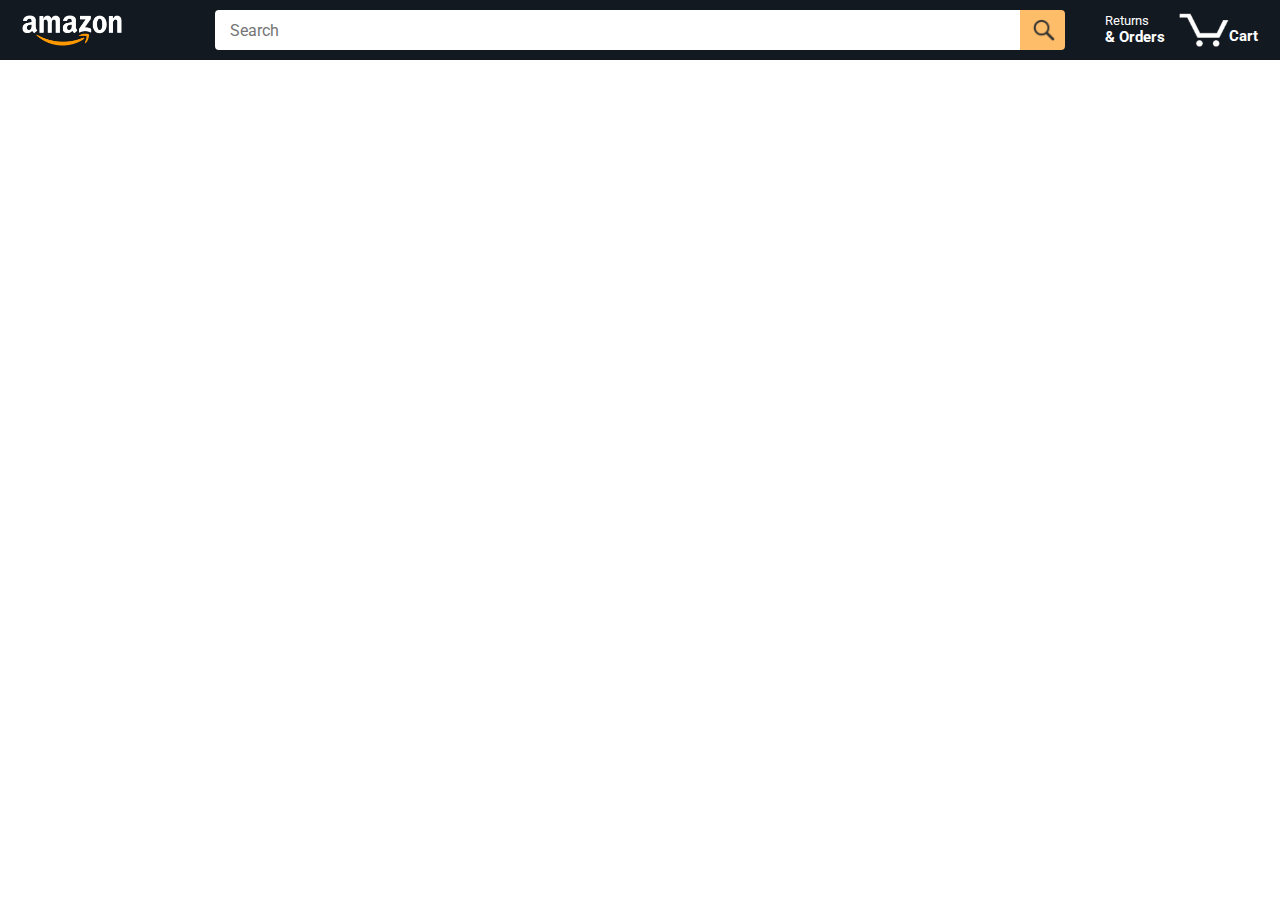
<file: index.html>
<!DOCTYPE html>
<html>
<head>
<title>Amazon Project</title>

<!-- This code is needed for responsive design to work.
(Responsive design = make the website look good on
smaller screen sizes like a phone or a tablet). -->
<meta name="viewport" content="width=device-width, initial-scale=1">

<!-- Load a font called Roboto from Google Fonts. -->
<link rel="preconnect" href="https://fonts.googleapis.com">
<link rel="preconnect" href="https://fonts.gstatic.com" crossorigin>
<link href="https://fonts.googleapis.com/css2?family=Roboto:wght@400;500;700&display=swap" rel="stylesheet">

<!-- Here are the CSS files for this page. -->
<link rel="stylesheet" href="styles/shared/general.css">
<link rel="stylesheet" href="styles/shared/amazon-header.css">
<link rel="stylesheet" href="styles/pages/amazon.css">
</head>
<body>
<div class="amazon-header">
<div class="amazon-header-left-section">
<a href="index.html" class="header-link">
<img class="amazon-logo"
src="images/amazon-logo-white.png">
<img class="amazon-mobile-logo"
src="images/amazon-mobile-logo-white.png">
</a>
</div>

<div class="amazon-header-middle-section">
<input class="search-bar" type="text" placeholder="Search">

<button class="search-button">
<img class="search-icon" src="images/icons/search-icon.png">
</button>
</div>

<div class="amazon-header-right-section">
<a class="orders-link header-link" href="orders.html">
<span class="returns-text">Returns</span>
<span class="orders-text">& Orders</span>
</a>

<a class="cart-link header-link" href="checkout.html">
<img class="cart-icon" src="images/icons/cart-icon.png">
<div class="cart-quantity js-cart-quantity"></div>
<div class="cart-text">Cart</div>
</a>
</div>
</div>

<div class="main">
<div class="products-grid js_product_grids">

</div>
</div>
<script type="module" src="scripts/amazon.js"></script>
</body>
</html>
</file>
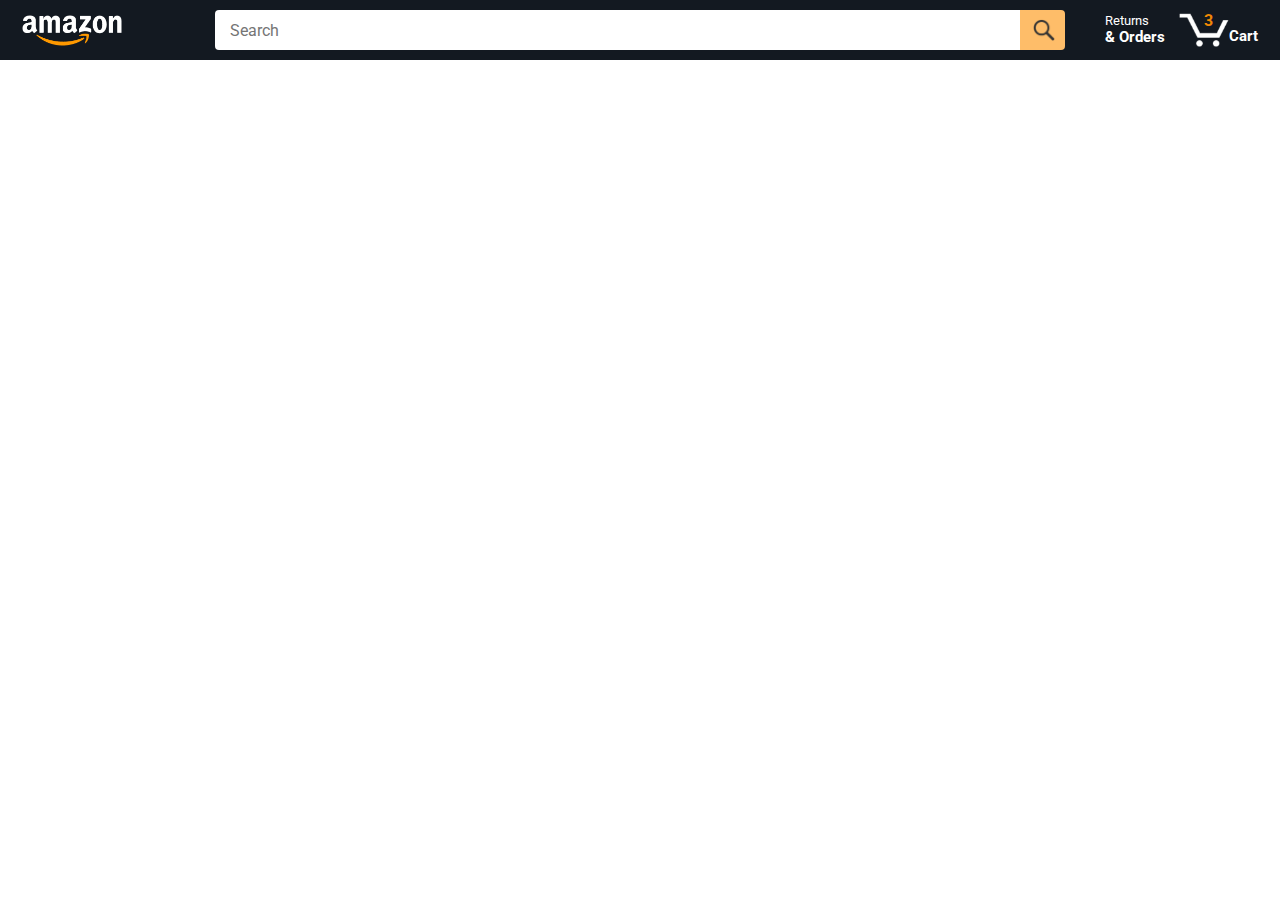
<file: amazon.html>
<!DOCTYPE html>
<html>
<head>
<title>Amazon Project</title>

<!-- This code is needed for responsive design to work.
(Responsive design = make the website look good on
smaller screen sizes like a phone or a tablet). -->
<meta name="viewport" content="width=device-width, initial-scale=1">

<!-- Load a font called Roboto from Google Fonts. -->
<link rel="preconnect" href="https://fonts.googleapis.com">
<link rel="preconnect" href="https://fonts.gstatic.com" crossorigin>
<link href="https://fonts.googleapis.com/css2?family=Roboto:wght@400;500;700&display=swap" rel="stylesheet">

<!-- Here are the CSS files for this page. -->
<link rel="stylesheet" href="styles/shared/general.css">
<link rel="stylesheet" href="styles/shared/amazon-header.css">
<link rel="stylesheet" href="styles/pages/amazon.css">
</head>
<body>
<div class="amazon-header">
<div class="amazon-header-left-section">
<a href="amazon.html" class="header-link">
<img class="amazon-logo"
src="images/amazon-logo-white.png">
<img class="amazon-mobile-logo"
src="images/amazon-mobile-logo-white.png">
</a>
</div>

<div class="amazon-header-middle-section">
<input class="search-bar" type="text" placeholder="Search">

<button class="search-button">
<img class="search-icon" src="images/icons/search-icon.png">
</button>
</div>

<div class="amazon-header-right-section">
<a class="orders-link header-link" href="orders.html">
<span class="returns-text">Returns</span>
<span class="orders-text">& Orders</span>
</a>

<a class="cart-link header-link" href="checkout.html">
<img class="cart-icon" src="images/icons/cart-icon.png">
<div class="cart-quantity">3</div>
<div class="cart-text">Cart</div>
</a>
</div>
</div>

<div class="main">
<div class="products-grid js_product_grids">

</div>
</div>
<script src="data/cart.js"></script>
<script src="data/products.js"></script>
<script src="scripts/amazon.js"></script>
</body>
</html>
</file>
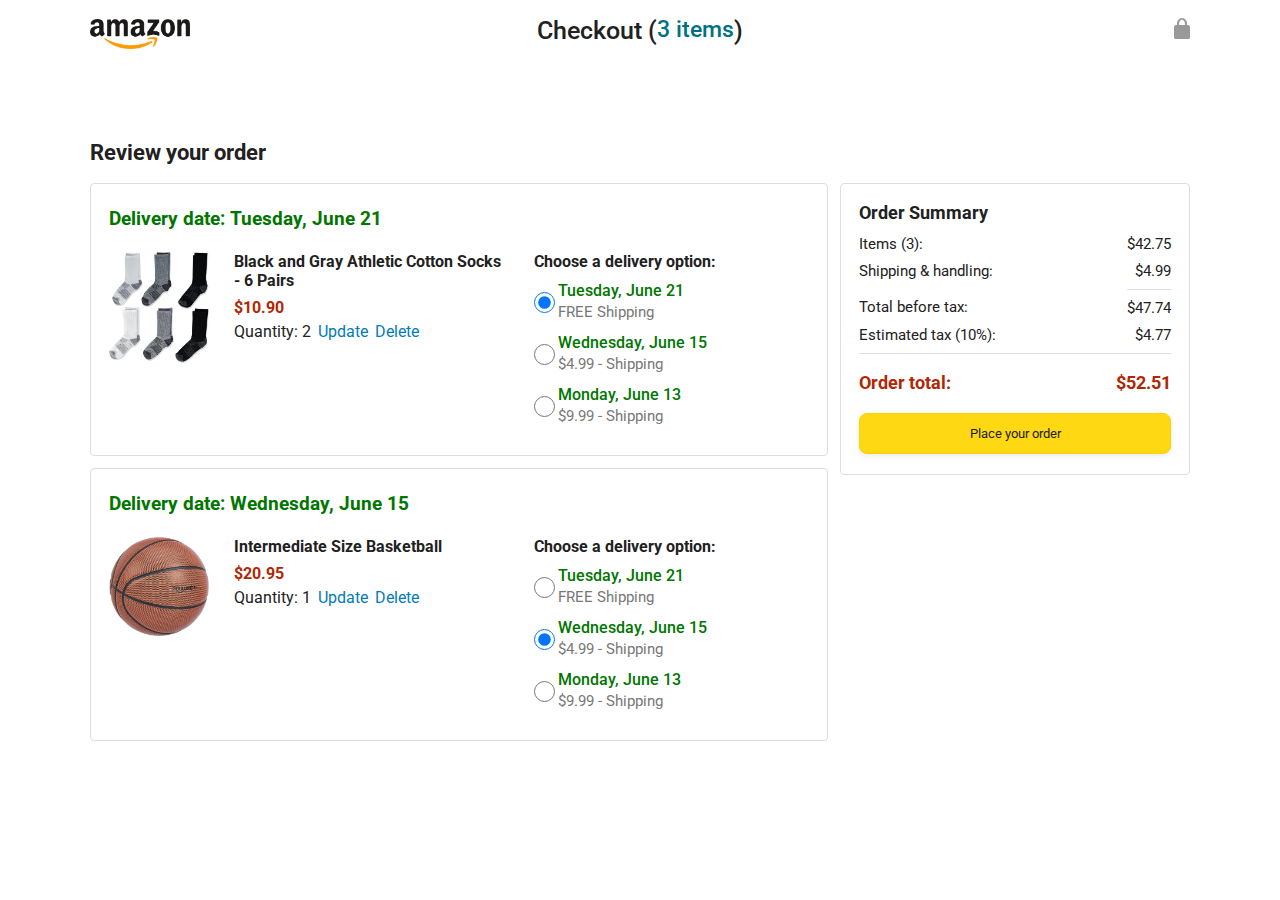
<file: checkout.html>
<!DOCTYPE html>
<html>
  <head>
    <title>Checkout</title>

    <!-- This code is needed for responsive design to work.
      (Responsive design = make the website look good on
      smaller screen sizes like a phone or a tablet). -->
    <meta name="viewport" content="width=device-width, initial-scale=1">

    <!-- Load a font called Roboto from Google Fonts. -->
    <link rel="preconnect" href="https://fonts.googleapis.com">
    <link rel="preconnect" href="https://fonts.gstatic.com" crossorigin>
    <link href="https://fonts.googleapis.com/css2?family=Roboto:wght@400;500;700&display=swap" rel="stylesheet">

    <!-- Here are the CSS files for this page. -->
    <link rel="stylesheet" href="styles/shared/general.css">
    <link rel="stylesheet" href="styles/pages/checkout/checkout-header.css">
    <link rel="stylesheet" href="styles/pages/checkout/checkout.css">
  </head>
  <body>
    <div class="checkout-header">
      <div class="header-content">
        <div class="checkout-header-left-section">
          <a href="amazon.html">
            <img class="amazon-logo" src="images/amazon-logo.png">
            <img class="amazon-mobile-logo" src="images/amazon-mobile-logo.png">
          </a>
        </div>

        <div class="checkout-header-middle-section">
          Checkout (<a class="return-to-home-link"
            href="amazon.html">3 items</a>)
        </div>

        <div class="checkout-header-right-section">
          <img src="images/icons/checkout-lock-icon.png">
        </div>
      </div>
    </div>

    <div class="main">
      <div class="page-title">Review your order</div>

      <div class="checkout-grid">
        <div class="order-summary">
          <div class="cart-item-container">
            <div class="delivery-date">
              Delivery date: Tuesday, June 21
            </div>

            <div class="cart-item-details-grid">
              <img class="product-image"
                src="images/products/athletic-cotton-socks-6-pairs.jpg">

              <div class="cart-item-details">
                <div class="product-name">
                  Black and Gray Athletic Cotton Socks - 6 Pairs
                </div>
                <div class="product-price">
                  $10.90
                </div>
                <div class="product-quantity">
                  <span>
                    Quantity: <span class="quantity-label">2</span>
                  </span>
                  <span class="update-quantity-link link-primary">
                    Update
                  </span>
                  <span class="delete-quantity-link link-primary">
                    Delete
                  </span>
                </div>
              </div>

              <div class="delivery-options">
                <div class="delivery-options-title">
                  Choose a delivery option:
                </div>
                <div class="delivery-option">
                  <input type="radio" checked
                    class="delivery-option-input"
                    name="delivery-option-1">
                  <div>
                    <div class="delivery-option-date">
                      Tuesday, June 21
                    </div>
                    <div class="delivery-option-price">
                      FREE Shipping
                    </div>
                  </div>
                </div>
                <div class="delivery-option">
                  <input type="radio"
                    class="delivery-option-input"
                    name="delivery-option-1">
                  <div>
                    <div class="delivery-option-date">
                      Wednesday, June 15
                    </div>
                    <div class="delivery-option-price">
                      $4.99 - Shipping
                    </div>
                  </div>
                </div>
                <div class="delivery-option">
                  <input type="radio"
                    class="delivery-option-input"
                    name="delivery-option-1">
                  <div>
                    <div class="delivery-option-date">
                      Monday, June 13
                    </div>
                    <div class="delivery-option-price">
                      $9.99 - Shipping
                    </div>
                  </div>
                </div>
              </div>
            </div>
          </div>

          <div class="cart-item-container">
            <div class="delivery-date">
              Delivery date: Wednesday, June 15
            </div>

            <div class="cart-item-details-grid">
              <img class="product-image"
                src="images/products/intermediate-composite-basketball.jpg">

              <div class="cart-item-details">
                <div class="product-name">
                  Intermediate Size Basketball
                </div>
                <div class="product-price">
                  $20.95
                </div>
                <div class="product-quantity">
                  <span>
                    Quantity: <span class="quantity-label">1</span>
                  </span>
                  <span class="update-quantity-link link-primary">
                    Update
                  </span>
                  <span class="delete-quantity-link link-primary">
                    Delete
                  </span>
                </div>
              </div>

              <div class="delivery-options">
                <div class="delivery-options-title">
                  Choose a delivery option:
                </div>

                <div class="delivery-option">
                  <input type="radio" class="delivery-option-input"
                    name="delivery-option-2">
                  <div>
                    <div class="delivery-option-date">
                      Tuesday, June 21
                    </div>
                    <div class="delivery-option-price">
                      FREE Shipping
                    </div>
                  </div>
                </div>
                <div class="delivery-option">
                  <input type="radio" checked class="delivery-option-input"
                    name="delivery-option-2">
                  <div>
                    <div class="delivery-option-date">
                      Wednesday, June 15
                    </div>
                    <div class="delivery-option-price">
                      $4.99 - Shipping
                    </div>
                  </div>
                </div>
                <div class="delivery-option">
                  <input type="radio" class="delivery-option-input"
                    name="delivery-option-2">
                  <div>
                    <div class="delivery-option-date">
                      Monday, June 13
                    </div>
                    <div class="delivery-option-price">
                      $9.99 - Shipping
                    </div>
                  </div>
                </div>
              </div>
            </div>
          </div>
        </div>

        <div class="payment-summary">
          <div class="payment-summary-title">
            Order Summary
          </div>

          <div class="payment-summary-row">
            <div>Items (3):</div>
            <div class="payment-summary-money">$42.75</div>
          </div>

          <div class="payment-summary-row">
            <div>Shipping &amp; handling:</div>
            <div class="payment-summary-money">$4.99</div>
          </div>

          <div class="payment-summary-row subtotal-row">
            <div>Total before tax:</div>
            <div class="payment-summary-money">$47.74</div>
          </div>

          <div class="payment-summary-row">
            <div>Estimated tax (10%):</div>
            <div class="payment-summary-money">$4.77</div>
          </div>

          <div class="payment-summary-row total-row">
            <div>Order total:</div>
            <div class="payment-summary-money">$52.51</div>
          </div>

          <button class="place-order-button button-primary">
            Place your order
          </button>
        </div>
      </div>
    </div>
  </body>
</html>
</file>
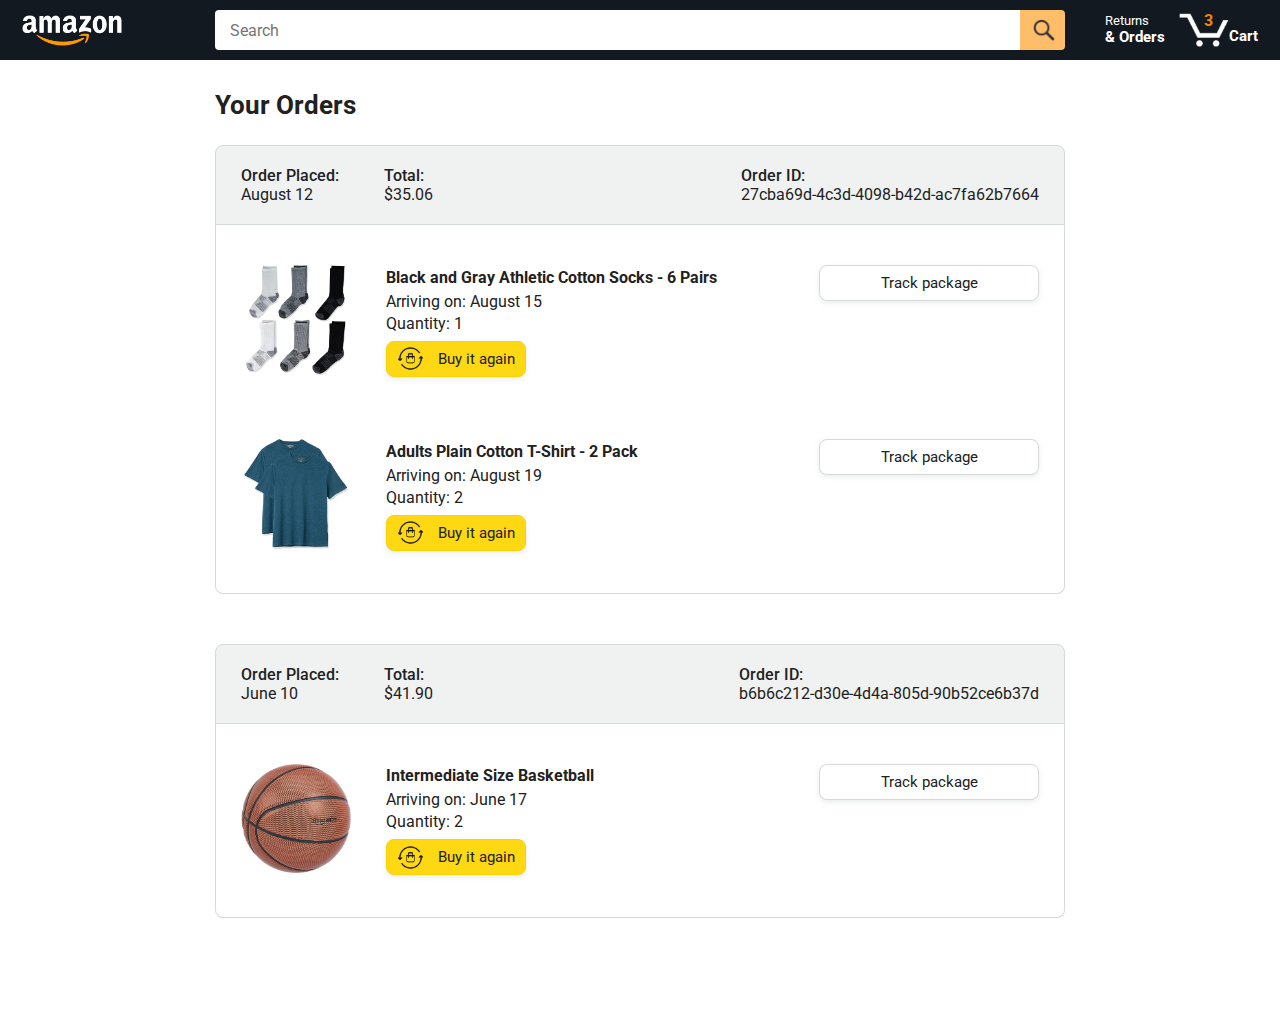
<file: orders.html>
<!DOCTYPE html>
<html>
  <head>
    <title>Orders</title>

    <!-- This code is needed for responsive design to work.
      (Responsive design = make the website look good on
      smaller screen sizes like a phone or a tablet). -->
    <meta name="viewport" content="width=device-width, initial-scale=1">

    <!-- Load a font called Roboto from Google Fonts. -->
    <link rel="preconnect" href="https://fonts.googleapis.com">
    <link rel="preconnect" href="https://fonts.gstatic.com" crossorigin>
    <link href="https://fonts.googleapis.com/css2?family=Roboto:wght@400;500;700&display=swap" rel="stylesheet">

    <!-- Here are the CSS files for this page. -->
    <link rel="stylesheet" href="styles/shared/general.css">
    <link rel="stylesheet" href="styles/shared/amazon-header.css">
    <link rel="stylesheet" href="styles/pages/orders.css">
  </head>
  <body>
    <div class="amazon-header">
      <div class="amazon-header-left-section">
        <a href="amazon.html" class="header-link">
          <img class="amazon-logo"
            src="images/amazon-logo-white.png">
          <img class="amazon-mobile-logo"
            src="images/amazon-mobile-logo-white.png">
        </a>
      </div>

      <div class="amazon-header-middle-section">
        <input class="search-bar" type="text" placeholder="Search">

        <button class="search-button">
          <img class="search-icon" src="images/icons/search-icon.png">
        </button>
      </div>

      <div class="amazon-header-right-section">
        <a class="orders-link header-link" href="orders.html">
          <span class="returns-text">Returns</span>
          <span class="orders-text">& Orders</span>
        </a>

        <a class="cart-link header-link" href="checkout.html">
          <img class="cart-icon" src="images/icons/cart-icon.png">
          <div class="cart-quantity">3</div>
          <div class="cart-text">Cart</div>
        </a>
      </div>
    </div>

    <div class="main">
      <div class="page-title">Your Orders</div>

      <div class="orders-grid">
        <div class="order-container">
          
          <div class="order-header">
            <div class="order-header-left-section">
              <div class="order-date">
                <div class="order-header-label">Order Placed:</div>
                <div>August 12</div>
              </div>
              <div class="order-total">
                <div class="order-header-label">Total:</div>
                <div>$35.06</div>
              </div>
            </div>

            <div class="order-header-right-section">
              <div class="order-header-label">Order ID:</div>
              <div>27cba69d-4c3d-4098-b42d-ac7fa62b7664</div>
            </div>
          </div>

          <div class="order-details-grid">
            <div class="product-image-container">
              <img src="images/products/athletic-cotton-socks-6-pairs.jpg">
            </div>

            <div class="product-details">
              <div class="product-name">
                Black and Gray Athletic Cotton Socks - 6 Pairs
              </div>
              <div class="product-delivery-date">
                Arriving on: August 15
              </div>
              <div class="product-quantity">
                Quantity: 1
              </div>
              <button class="buy-again-button button-primary">
                <img class="buy-again-icon" src="images/icons/buy-again.png">
                <span class="buy-again-message">Buy it again</span>
              </button>
            </div>

            <div class="product-actions">
              <a href="tracking.html">
                <button class="track-package-button button-secondary">
                  Track package
                </button>
              </a>
            </div>

            <div class="product-image-container">
              <img src="images/products/adults-plain-cotton-tshirt-2-pack-teal.jpg">
            </div>

            <div class="product-details">
              <div class="product-name">
                Adults Plain Cotton T-Shirt - 2 Pack
              </div>
              <div class="product-delivery-date">
                Arriving on: August 19
              </div>
              <div class="product-quantity">
                Quantity: 2
              </div>
              <button class="buy-again-button button-primary">
                <img class="buy-again-icon" src="images/icons/buy-again.png">
                <span class="buy-again-message">Buy it again</span>
              </button>
            </div>

            <div class="product-actions">
              <a href="tracking.html">
                <button class="track-package-button button-secondary">
                  Track package
                </button>
              </a>
            </div>
          </div>
        </div>

        <div class="order-container">

          <div class="order-header">
            <div class="order-header-left-section">
              <div class="order-date">
                <div class="order-header-label">Order Placed:</div>
                <div>June 10</div>
              </div>
              <div class="order-total">
                <div class="order-header-label">Total:</div>
                <div>$41.90</div>
              </div>
            </div>

            <div class="order-header-right-section">
              <div class="order-header-label">Order ID:</div>
              <div>b6b6c212-d30e-4d4a-805d-90b52ce6b37d</div>
            </div>
          </div>

          <div class="order-details-grid">
            <div class="product-image-container">
              <img src="images/products/intermediate-composite-basketball.jpg">
            </div>

            <div class="product-details">
              <div class="product-name">
                Intermediate Size Basketball
              </div>
              <div class="product-delivery-date">
                Arriving on: June 17
              </div>
              <div class="product-quantity">
                Quantity: 2
              </div>
              <button class="buy-again-button button-primary">
                <img class="buy-again-icon" src="images/icons/buy-again.png">
                <span class="buy-again-message">Buy it again</span>
              </button>
            </div>

            <div class="product-actions">
              <a href="tracking.html">
                <button class="track-package-button button-secondary">
                  Track package
                </button>
              </a>
            </div>
          </div>
        </div>
      </div>
    </div>
  </body>
</html>
</file>
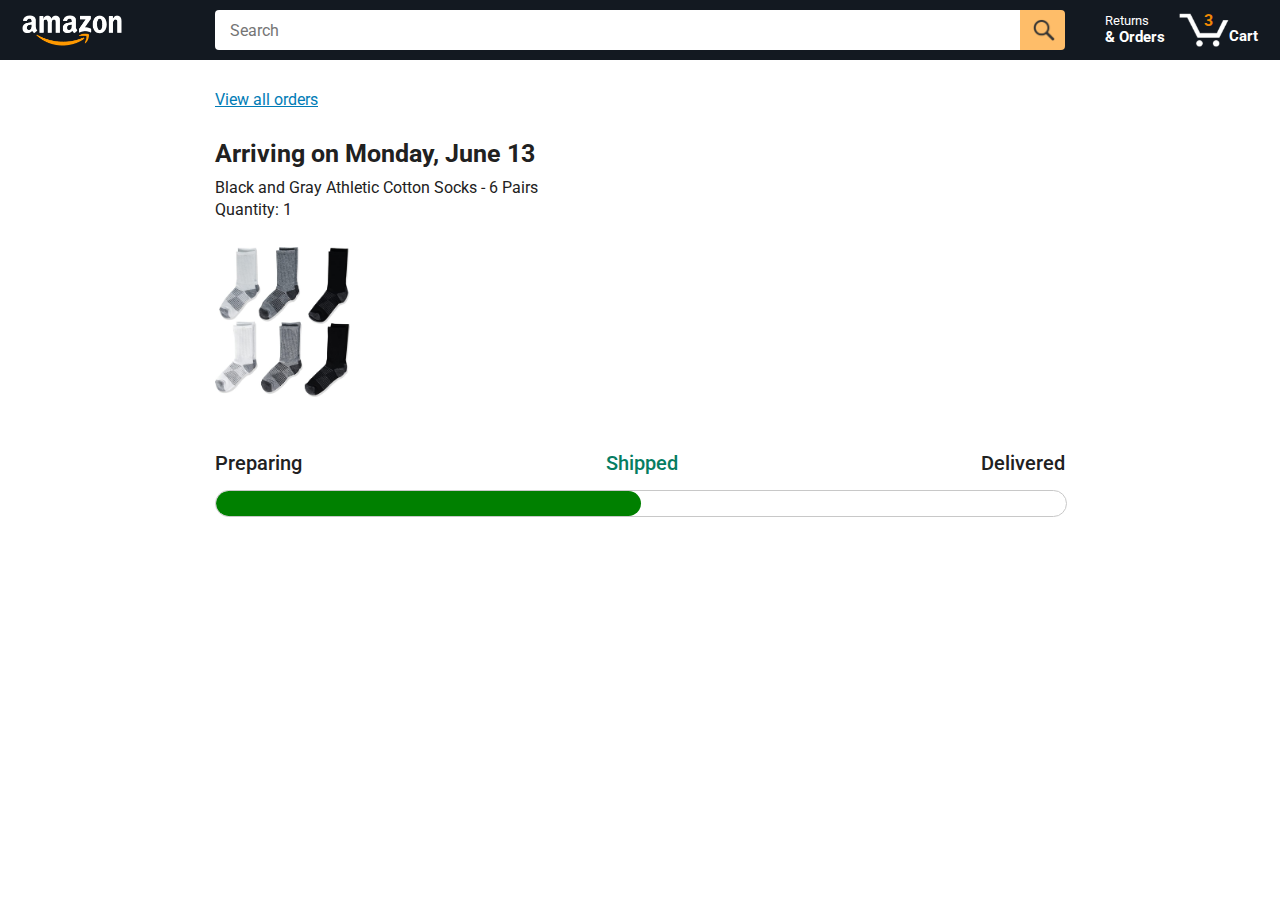
<file: tracking.html>
<!DOCTYPE html>
<html>
  <head>
    <title>Tracking</title>

    <!-- This code is needed for responsive design to work.
      (Responsive design = make the website look good on
      smaller screen sizes like a phone or a tablet). -->
    <meta name="viewport" content="width=device-width, initial-scale=1">

    <!-- Load a font called Roboto from Google Fonts. -->
    <link rel="preconnect" href="https://fonts.googleapis.com">
    <link rel="preconnect" href="https://fonts.gstatic.com" crossorigin>
    <link href="https://fonts.googleapis.com/css2?family=Roboto:wght@400;500;700&display=swap" rel="stylesheet">

    <!-- Here are the CSS files for this page. -->
    <link rel="stylesheet" href="styles/shared/general.css">
    <link rel="stylesheet" href="styles/shared/amazon-header.css">
    <link rel="stylesheet" href="styles/pages/tracking.css">
  </head>
  <body>
    <div class="amazon-header">
      <div class="amazon-header-left-section">
        <a href="amazon.html" class="header-link">
          <img class="amazon-logo"
            src="images/amazon-logo-white.png">
          <img class="amazon-mobile-logo"
            src="images/amazon-mobile-logo-white.png">
        </a>
      </div>

      <div class="amazon-header-middle-section">
        <input class="search-bar" type="text" placeholder="Search">

        <button class="search-button">
          <img class="search-icon" src="images/icons/search-icon.png">
        </button>
      </div>

      <div class="amazon-header-right-section">
        <a class="orders-link header-link" href="orders.html">
          <span class="returns-text">Returns</span>
          <span class="orders-text">& Orders</span>
        </a>

        <a class="cart-link header-link" href="checkout.html">
          <img class="cart-icon" src="images/icons/cart-icon.png">
          <div class="cart-quantity">3</div>
          <div class="cart-text">Cart</div>
        </a>
      </div>
    </div>

    <div class="main">
      <div class="order-tracking">
        <a class="back-to-orders-link link-primary" href="orders.html">
          View all orders
        </a>

        <div class="delivery-date">
          Arriving on Monday, June 13
        </div>

        <div class="product-info">
          Black and Gray Athletic Cotton Socks - 6 Pairs
        </div>

        <div class="product-info">
          Quantity: 1
        </div>

        <img class="product-image" src="images/products/athletic-cotton-socks-6-pairs.jpg">

        <div class="progress-labels-container">
          <div class="progress-label">
            Preparing
          </div>
          <div class="progress-label current-status">
            Shipped
          </div>
          <div class="progress-label">
            Delivered
          </div>
        </div>

        <div class="progress-bar-container">
          <div class="progress-bar"></div>
        </div>
      </div>
    </div>
  </body>
</html>
</file>
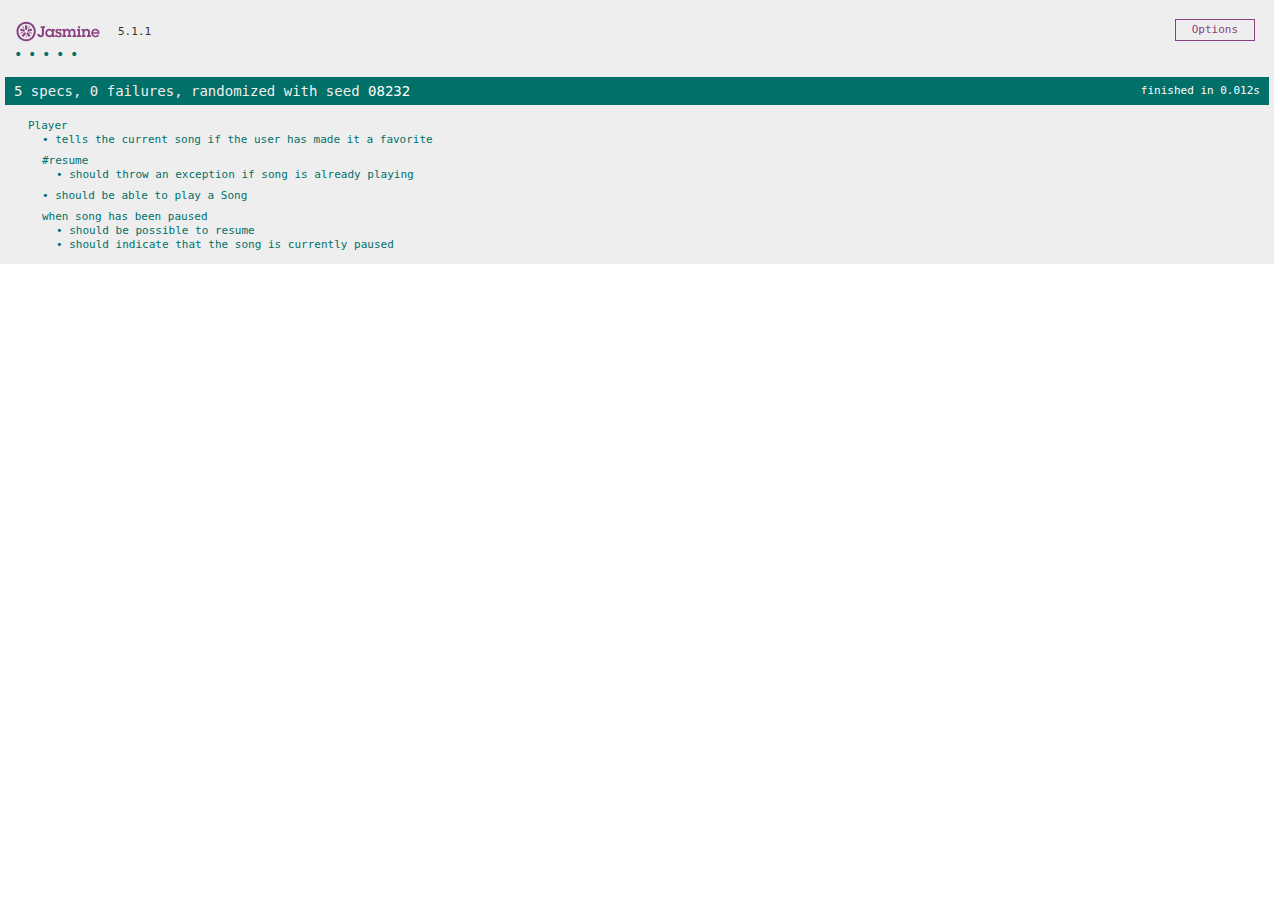
<file: test-jasmine/SpecRunner.html>
<!DOCTYPE html>
<html>
<head>
  <meta charset="utf-8">
  <title>Jasmine Spec Runner v5.1.1</title>

  <link rel="shortcut icon" type="image/png" href="lib/jasmine-5.1.1/jasmine_favicon.png">
  <link rel="stylesheet" href="lib/jasmine-5.1.1/jasmine.css">

  <script src="lib/jasmine-5.1.1/jasmine.js"></script>
  <script src="lib/jasmine-5.1.1/jasmine-html.js"></script>
  <script src="lib/jasmine-5.1.1/boot0.js"></script>
  <!-- optional: include a file here that configures the Jasmine env -->
  <script src="lib/jasmine-5.1.1/boot1.js"></script>

  <!-- include source files here... -->
  <script src="src/Player.js"></script>
  <script src="src/Song.js"></script>

  <!-- include spec files here... -->
  <script src="spec/SpecHelper.js"></script>
  <script src="spec/PlayerSpec.js"></script>

</head>

<body>
</body>
</html>
</file>
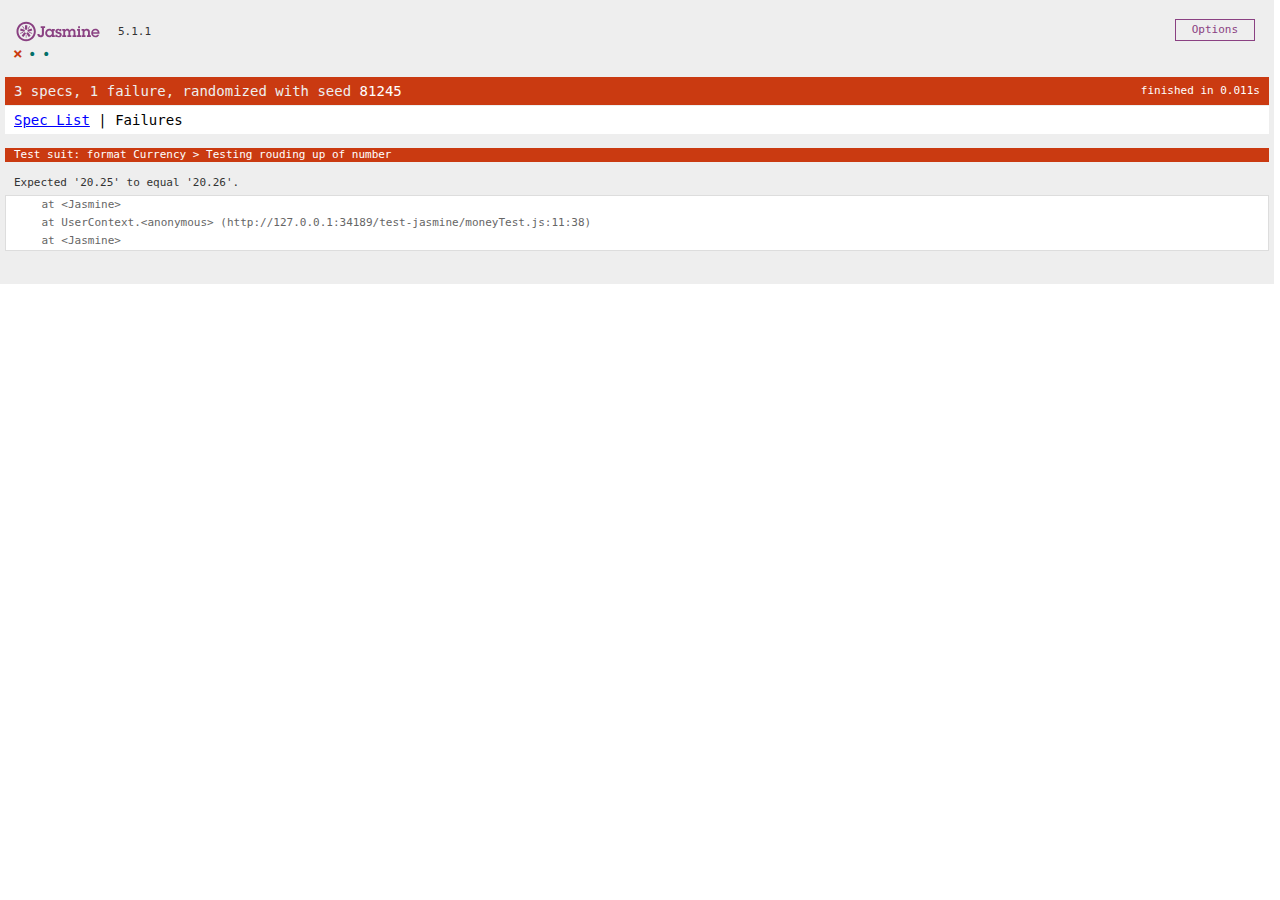
<file: test-jasmine/tests.html>
<!DOCTYPE html>
<html>
<head>
<meta charset="utf-8">
<title>Jasmine Spec Runner v5.1.1</title>

<link rel="shortcut icon" type="image/png" href="lib/jasmine-5.1.1/jasmine_favicon.png">
<link rel="stylesheet" href="lib/jasmine-5.1.1/jasmine.css">

<script src="lib/jasmine-5.1.1/jasmine.js"></script>
<script src="lib/jasmine-5.1.1/jasmine-html.js"></script>
<script src="lib/jasmine-5.1.1/boot0.js"></script>
<!-- optional: include a file here that configures the Jasmine env -->
<script src="lib/jasmine-5.1.1/boot1.js"></script>
<!-- < script src="../scripts/utils/moneyTest.js">< -->
<script src="moneyTest.js"  type="module"></script>


</head>

<body>
</body>
</html>
</file>
<file: styles/shared/general.css>
body {
  font-family: Roboto, Arial;
  color: rgb(33, 33, 33);
  /* The <body> element has a default margin of 8px
     on all sides. This removes the default margins. */
  margin: 0;
}

/* <p> elements have a default margin on the top
   and bottom. This removes the default margins. */
p {
  margin: 0;
}

button {
  cursor: pointer;
}

select {
  cursor: pointer;
}

input, select, button {
  font-family: Roboto, Arial;
}

.button-primary {
  color: rgb(33, 33, 33);
  background-color: rgb(255, 216, 20);
  border: 1px solid rgb(252, 210, 0);
  border-radius: 8px;
  cursor: pointer;
  box-shadow: 0 2px 5px rgba(213, 217, 217, 0.5);
}

.button-primary:hover {
  background-color: rgb(247, 202, 0);
  border: 1px solid rgb(242, 194, 0);
}

.button-primary:active {
  background: rgb(255, 216, 20);
  border-color: rgb(252, 210, 0);
  box-shadow: none;
}

.button-secondary {
  color: rgb(33, 33, 33);
  background: white;
  border: 1px solid rgb(213, 217, 217);
  border-radius: 8px;
  cursor: pointer;
  box-shadow: 0 2px 5px rgba(213, 217, 217, 0.5);
}

.button-secondary:hover {
  background-color: rgb(247, 250, 250);
}

.button-secondary:active {
  background-color: rgb(237, 253, 255);
  box-shadow: none;
}

/* These styles will limit text to 2 lines. Anything
   beyond 2 lines will be replaced with "..."
   You can find this code by using an A.I. tool or by
   searching in Google.
   https://css-tricks.com/almanac/properties/l/line-clamp/ */
.limit-text-to-2-lines {
  display: -webkit-box;
  -webkit-line-clamp: 2;
  -webkit-box-orient: vertical;
  overflow: hidden;
}

.link-primary {
  color: rgb(1, 124, 182);
  cursor: pointer;
}

.link-primary:hover {
  color: rgb(196, 80, 0);
}

/* Styles for dropdown selectors. */
select {
  color: rgb(33, 33, 33);
  background-color: rgb(240, 240, 240);
  border: 1px solid rgb(213, 217, 217);
  border-radius: 8px;
  padding: 3px 5px;
  font-size: 15px;
  cursor: pointer;
  box-shadow: 0 2px 5px rgba(213, 217, 217, 0.5);
}

select:focus,
input:focus {
  outline: 2px solid rgb(255, 153, 0);
}
</file>
<file: styles/shared/amazon-header.css>
.amazon-header {
  background-color: rgb(19, 25, 33);
  color: white;
  padding-left: 15px;
  padding-right: 15px;

  display: flex;
  align-items: center;
  justify-content: space-between;

  position: fixed;
  top: 0;
  left: 0;
  right: 0;
  height: 60px;
}

.amazon-header-left-section {
  width: 180px;
}

@media (max-width: 800px) {
  .amazon-header-left-section {
    width: unset;
  }
}

.header-link {
  display: inline-block;
  padding: 6px;
  border-radius: 2px;
  cursor: pointer;
  text-decoration: none;
  border: 1px solid rgba(0, 0, 0, 0);
}

.header-link:hover {
  border: 1px solid white;
}

.amazon-logo {
  width: 100px;
  margin-top: 5px;
}

.amazon-mobile-logo {
  display: none;
}

@media (max-width: 575px) {
  .amazon-logo {
    display: none;
  }

  .amazon-mobile-logo {
    display: block;
    height: 35px;
    margin-top: 5px;
  }
}

.amazon-header-middle-section {
  flex: 1;
  max-width: 850px;
  margin-left: 10px;
  margin-right: 10px;
  display: flex;
}

.search-bar {
  flex: 1;
  width: 0;
  font-size: 16px;
  height: 38px;
  padding-left: 15px;
  border: none;
  border-top-left-radius: 4px;
  border-bottom-left-radius: 4px;
  border-top-right-radius: 0;
  border-bottom-right-radius: 0;
}

.search-button {
  background-color: rgb(254, 189, 105);
  border: none;
  width: 45px;
  height: 40px;
  border-top-right-radius: 4px;
  border-bottom-right-radius: 4px;
  flex-shrink: 0;
}

.search-icon {
  height: 22px;
  margin-left: 2px;
  margin-top: 3px;
}

.amazon-header-right-section {
  width: 180px;
  flex-shrink: 0;
  display: flex;
  justify-content: end;
}

.orders-link {
  color: white;
}

.returns-text {
  display: block;
  font-size: 13px;
}

.orders-text {
  display: block;
  font-size: 15px;
  font-weight: 700;
}

.cart-link {
  color: white;
  display: flex;
  align-items: center;
  position: relative;
}

.cart-icon {
  width: 50px;
}

.cart-text {
  margin-top: 12px;
  font-size: 15px;
  font-weight: 700;
}

.cart-quantity {
  color: rgb(240, 136, 4);
  font-size: 16px;
  font-weight: 700;

  position: absolute;
  top: 4px;
  left: 22px;
  
  width: 26px;
  text-align: center;
}
</file>
<file: styles/pages/amazon.css>
.main {
  margin-top: 60px;
}

.products-grid {
  display: grid;

  /* - In CSS Grid, 1fr means a column will take up the
       remaining space in the grid.
     - If we write 1fr 1fr ... 1fr; 8 times, this will
       divide the grid into 8 columns, each taking up an
       equal amount of the space.
     - repeat(8, 1fr); is a shortcut for repeating "1fr"
       8 times (instead of typing out "1fr" 8 times).
       repeat(...) is a special property that works with
       display: grid; */
  grid-template-columns: repeat(8, 1fr);
}

/* @media is used to create responsive design (making the
   website look good on any screen size). This @media
   means when the screen width is 2000px or less, we
   will divide the grid into 7 columns instead of 8. */
@media (max-width: 2000px) {
  .products-grid {
    grid-template-columns: repeat(7, 1fr);
  }
}

/* This @media means when the screen width is 1600px or
   less, we will divide the grid into 6 columns. */
@media (max-width: 1600px) {
  .products-grid {
    grid-template-columns: repeat(6, 1fr);
  }
}

@media (max-width: 1300px) {
  .products-grid {
    grid-template-columns: repeat(5, 1fr);
  }
}

@media (max-width: 1000px) {
  .products-grid {
    grid-template-columns: repeat(4, 1fr);
  }
}

@media (max-width: 800px) {
  .products-grid {
    grid-template-columns: repeat(3, 1fr);
  }
}

@media (max-width: 575px) {
  .products-grid {
    grid-template-columns: repeat(2, 1fr);
  }
}

@media (max-width: 450px) {
  .products-grid {
    grid-template-columns: 1fr;
  }
}

.product-container {
  padding-top: 40px;
  padding-bottom: 25px;
  padding-left: 25px;
  padding-right: 25px;

  border-right: 1px solid rgb(231, 231, 231);
  border-bottom: 1px solid rgb(231, 231, 231);

  display: flex;
  flex-direction: column;
}

.product-image-container {
  display: flex;
  justify-content: center;
  align-items: center;

  height: 180px;
  margin-bottom: 20px;
}

.product-image {
  /* Images will overflow their container by default. To
    prevent this, we set max-width and max-height to 100%
    so they stay inside their container. */
  max-width: 100%;
  max-height: 100%;
}

.product-name {
  height: 40px;
  margin-bottom: 5px;
}

.product-rating-container {
  display: flex;
  align-items: center;
  margin-bottom: 10px;
}

.product-rating-stars {
  width: 100px;
  margin-right: 6px;
}

.product-rating-count {
  color: rgb(1, 124, 182);
  cursor: pointer;
  margin-top: 3px;
}

.product-price {
  font-weight: 700;
  margin-bottom: 10px;
}

.product-quantity-container {
  margin-bottom: 17px;
}

.product-spacer {
  flex: 1;
}

.added-to-cart {
  color: rgb(6, 125, 98);
  font-size: 16px;

  display: flex;
  align-items: center;
  margin-bottom: 8px;

  /* At first, the "Added to cart" message will
     be invisible. Use JavaScript to change the
     opacity and make it visible. */
  opacity: 0;
}

.added-to-cart img {
  height: 20px;
  margin-right: 5px;
}

.add-to-cart-button {
  width: 100%;
  padding: 8px;
  border-radius: 50px;
}
</file>
<file: styles/pages/checkout/checkout-header.css>
.checkout-header {
  height: 60px;
  padding-left: 30px;
  padding-right: 30px;
  background-color: white;

  display: flex;
  justify-content: center;

  position: fixed;
  top: 0;
  left: 0;
  right: 0;
  z-index: 1000;
}

.header-content {
  width: 100%;
  max-width: 1100px;

  display: flex;
  align-items: center;
}

.checkout-header-left-section {
  width: 150px;
}

.amazon-logo {
  width: 100px;
  margin-top: 12px;
}

.amazon-mobile-logo {
  display: none;
}

/* @media is used to create responsive design (making the
   website look good on any screen size). This @media
   means when the screen width is 575px or less, different
   styles (inside the {...}) will be applied. */
@media (max-width: 575px) {
  .checkout-header-left-section {
    width: auto;
  }

  .amazon-logo {
    display: none;
  }

  .amazon-mobile-logo {
    display: inline-block;
    height: 35px;
    margin-top: 5px;
  }
}

.checkout-header-middle-section {
  flex: 1;
  flex-shrink: 0;
  text-align: center;

  font-size: 25px;
  font-weight: 500;

  display: flex;
  justify-content: center;
}

.return-to-home-link {
  color: rgb(0, 113, 133);
  font-size: 23px;
  text-decoration: none;
  cursor: pointer;
}

@media (max-width: 1000px) {
  .checkout-header-middle-section {
    font-size: 20px;
    margin-right: 60px;
  }

  .return-to-home-link {
    font-size: 18px;
  }
}

@media (max-width: 575px) {
  .checkout-header-middle-section {
    margin-right: 5px;
  }
}

.checkout-header-right-section {
  text-align: right;
  width: 150px;
}

@media (max-width: 1000px) {
  .checkout-header-right-section {
    width: auto;
  }
}
</file>
<file: styles/pages/checkout/checkout.css>
.main {
  max-width: 1100px;
  padding-left: 30px;
  padding-right: 30px;

  margin-top: 140px;
  margin-bottom: 100px;

  /* margin-left: auto;
     margin-right auto;
     Is a trick for centering an element horizontally
     without needing a container. */
  margin-left: auto;
  margin-right: auto;
}

.page-title {
  font-weight: 700;
  font-size: 22px;
  margin-bottom: 18px;
}

.checkout-grid {
  display: grid;
  /* Here, 1fr means the first column will take
     up the remaining space in the grid. */
  grid-template-columns: 1fr 350px;
  column-gap: 12px;

  /* Use align-items: start; to prevent the elements
     in the grid from stretching vertically. */
  align-items: start;
}

@media (max-width: 1000px) {
  .main {
    max-width: 500px;
  }

  .checkout-grid {
    grid-template-columns: 1fr;
  }
}

.cart-item-container,
.payment-summary {
  border: 1px solid rgb(222, 222, 222);
  border-radius: 4px;
  padding: 18px;
}

.cart-item-container {
  margin-bottom: 12px;
}

.payment-summary {
  padding-bottom: 5px;
}

@media (max-width: 1000px) {
  .payment-summary {
    /* grid-row: 1 means this element will be placed into row
      1 in the grid. (Normally, the row that an element is
      placed in is determined by the order of the elements in
      the HTML. grid-row overrides this default ordering). */
    grid-row: 1;
    margin-bottom: 12px;
  }
}

.delivery-date {
  color: rgb(0, 118, 0);
  font-weight: 700;
  font-size: 19px;
  margin-top: 5px;
  margin-bottom: 22px;
}

.cart-item-details-grid {
  display: grid;
  /* 100px 1fr 1fr; means the 2nd and 3rd column will
     take up half the remaining space in the grid
     (they will divide up the remaining space evenly). */
  grid-template-columns: 100px 1fr 1fr;
  column-gap: 25px;
}

@media (max-width: 1000px) {
  .cart-item-details-grid {
    grid-template-columns: 100px 1fr;
    row-gap: 30px;
  }
}

.product-image {
  max-width: 100%;
  max-height: 120px;

  /* margin-left: auto;
     margin-right auto;
     Is a trick for centering an element horizontally
     without needing a container. */
  margin-left: auto;
  margin-right: auto;
}

.product-name {
  font-weight: 700;
  margin-bottom: 8px;
}

.product-price {
  color: rgb(177, 39, 4);
  font-weight: 700;
  margin-bottom: 5px;
}

.product-quantity .link-primary {
  margin-left: 3px;
}

@media (max-width: 1000px) {
  .delivery-options {
    /* grid-column: 1 means this element will be placed
       in column 1 in the grid. (Normally, the column that
       an element is placed in is determined by the order
       of the elements in the HTML. grid-column overrides
       this default ordering).
       
       / span 2 means this element will take up 2 columns
       in the grid (Normally, each element takes up 1
       column in the grid). */
    grid-column: 1 / span 2;
  }
}

.delivery-options-title {
  font-weight: 700;
  margin-bottom: 10px;
}

.delivery-option {
  display: grid;
  grid-template-columns: 24px 1fr;
  margin-bottom: 12px;
  cursor: pointer;
}

.delivery-option-input {
  margin-left: 0px;
  cursor: pointer;
}

.delivery-option-date {
  color: rgb(0, 118, 0);
  font-weight: 500;
  margin-bottom: 3px;
}

.delivery-option-price {
  color: rgb(120, 120, 120);
  font-size: 15px;
}

.payment-summary-title {
  font-weight: 700;
  font-size: 18px;
  margin-bottom: 12px;
}

.payment-summary-row {
  display: grid;
  /* 1fr auto; means the width of the 2nd column will be
     determined by the elements inside the column (auto).
     The 1st column will take up the remaining space. */
  grid-template-columns: 1fr auto;

  font-size: 15px;
  margin-bottom: 9px;
}

.payment-summary-money {
  text-align: right;
}

.subtotal-row .payment-summary-money {
  border-top: 1px solid rgb(222, 222, 222);
}

.subtotal-row div {
  padding-top: 9px;
}

.total-row {
  color: rgb(177, 39, 4);
  font-weight: 700;
  font-size: 18px;

  border-top: 1px solid rgb(222, 222, 222);
  padding-top: 18px;
}

.place-order-button {
  width: 100%;
  padding-top: 12px;
  padding-bottom: 12px;
  border-radius: 8px;

  margin-top: 11px;
  margin-bottom: 15px;
}
</file>
<file: styles/pages/orders.css>
.main {
  max-width: 850px;
  margin-top: 90px;
  margin-bottom: 100px;
  padding-left: 20px;
  padding-right: 20px;

  /* margin-left: auto;
     margin-right auto;
     Is a trick for centering an element horizontally
     without needing a container. */
  margin-left: auto;
  margin-right: auto;
}

.page-title {
  font-weight: 700;
  font-size: 26px;
  margin-bottom: 25px;
}

.orders-grid {
  display: grid;
  grid-template-columns: 1fr;
  row-gap: 50px;
}

.order-header {
  background-color: rgb(240, 242, 242);
  border: 1px solid rgb(213, 217, 217);

  display: flex;
  align-items: center;
  justify-content: space-between;

  padding: 20px 25px;
  border-top-left-radius: 8px;
  border-top-right-radius: 8px;
}

.order-header-left-section {
  display: flex;
  flex-shrink: 0;
}

.order-header-label {
  font-weight: 500;
}

.order-date,
.order-total {
  margin-right: 45px;
}

.order-header-right-section {
  flex-shrink: 1;
}

@media (max-width: 575px) {
  .order-header {
    flex-direction: column;
    align-items: start;
    line-height: 23px;
    padding: 15px;
  }

  .order-header-left-section {
    flex-direction: column;
  }

  .order-header-label {
    margin-right: 5px;
  }

  .order-date,
  .order-total {
    display: grid;
    grid-template-columns: auto 1fr;
    margin-right: 0;
  }

  .order-header-right-section {
    display: grid;
    grid-template-columns: auto 1fr;
  }
}

.order-details-grid {
  padding: 40px 25px;
  border: 1px solid rgb(213, 217, 217);
  border-top: none;
  border-bottom-left-radius: 8px;
  border-bottom-right-radius: 8px;

  display: grid;
  grid-template-columns: 110px 1fr 220px;
  column-gap: 35px;
  row-gap: 60px;
  align-items: center;
}

@media (max-width: 800px) {
  .order-details-grid {
    grid-template-columns: 110px 1fr;
    row-gap: 0;
    padding-bottom: 8px;
  }
}

@media (max-width: 450px) {
  .order-details-grid {
    grid-template-columns: 1fr;
  }
}

.product-image-container {
  text-align: center;
}

.product-image-container img {
  max-width: 110px;
  max-height: 110px;
}

.product-name {
  font-weight: 700;
  margin-bottom: 5px;
}

.product-delivery-date {
  margin-bottom: 3px;
}

.product-quantity {
  margin-bottom: 8px;
}

.buy-again-button {
  font-size: 15px;
  width: 140px;
  height: 36px;
  border-radius: 8px;

  display: flex;
  align-items: center;
  justify-content: center;
}

.buy-again-icon {
  width: 25px;
  margin-right: 15px;
}

.product-actions {
  align-self: start;
}

.track-package-button {
  width: 100%;
  font-size: 15px;
  padding: 8px;
}

@media (max-width: 800px) {
  .buy-again-button {
    margin-bottom: 10px;
  }

  .product-actions {
    /* grid-column: 2 means this element will be placed
       in column 2 in the grid. (Normally, the column that
       an element is placed in is determined by the order
       of the elements in the HTML. grid-column overrides
       this default ordering). */
    grid-column: 2;
    margin-bottom: 30px;
  }

  .track-package-button {
    width: 140px;
  }
}

@media (max-width: 450px) {
  .product-image-container {
    text-align: center;
    margin-bottom: 25px;
  }

  .product-image-container img {
    max-width: 150px;
    max-height: 150px;
  }

  .product-name {
    margin-bottom: 10px;
  }

  .product-quantity {
    margin-bottom: 15px;
  }

  .buy-again-button {
    width: 100%;
    margin-bottom: 15px;
  }

  .product-actions {
    /* grid-column: auto; undos grid-column: 2; from above.
       This element will now be placed in its normal column
       in the grid. */
    grid-column: auto;
    margin-bottom: 70px;
  }

  .track-package-button {
    width: 100%;
    padding: 12px;
  }
}
</file>
<file: styles/pages/tracking.css>
.main {
  max-width: 850px;
  margin-top: 90px;
  margin-bottom: 100px;
  padding-left: 30px;
  padding-right: 30px;

  /* margin-left: auto;
     margin-right auto;
     Is a trick for centering an element horizontally
     without needing a container. */
  margin-left: auto;
  margin-right: auto;
}

.back-to-orders-link {
  display: inline-block;
  margin-bottom: 30px;
}

.delivery-date {
  font-size: 25px;
  font-weight: 700;
  margin-bottom: 10px;
}

.product-info {
  margin-bottom: 3px;
}

.product-image {
  max-width: 150px;
  max-height: 150px;
  margin-top: 25px;
  margin-bottom: 50px;
}

.progress-labels-container {
  display: flex;
  justify-content: space-between;
  font-size: 20px;
  font-weight: 500;
  margin-bottom: 15px;
}

.current-status {
  color: rgb(6, 125, 98);
}

@media (max-width: 575px) {
  .progress-labels-container {
    font-size: 16px;
  }
}

@media (max-width: 450px) {
  .progress-labels-container {
    flex-direction: column;
    margin-bottom: 5px;
  }

  .progress-label {
    margin-bottom: 3px;
  }
}

.progress-bar-container {
  height: 25px;
  width: 100%;

  border: 1px solid rgb(200, 200, 200);
  border-radius: 50px;
  overflow: hidden;
}

.progress-bar {
  height: 100%;
  background-color: green;
  border-radius: 50px;
  width: 50%;
}
</file>
<file: test-jasmine/lib/jasmine-5.1.1/jasmine.css>
@charset "UTF-8";
body {
  overflow-y: scroll;
}

.jasmine_html-reporter {
  width: 100%;
  background-color: #eee;
  padding: 5px;
  margin: -8px;
  font-size: 11px;
  font-family: Monaco, "Lucida Console", monospace;
  line-height: 14px;
  color: #333;
}
.jasmine_html-reporter a {
  text-decoration: none;
}
.jasmine_html-reporter a:hover {
  text-decoration: underline;
}
.jasmine_html-reporter p, .jasmine_html-reporter h1, .jasmine_html-reporter h2, .jasmine_html-reporter h3, .jasmine_html-reporter h4, .jasmine_html-reporter h5, .jasmine_html-reporter h6 {
  margin: 0;
  line-height: 14px;
}
.jasmine_html-reporter .jasmine-banner,
.jasmine_html-reporter .jasmine-symbol-summary,
.jasmine_html-reporter .jasmine-summary,
.jasmine_html-reporter .jasmine-result-message,
.jasmine_html-reporter .jasmine-spec .jasmine-description,
.jasmine_html-reporter .jasmine-spec-detail .jasmine-description,
.jasmine_html-reporter .jasmine-alert .jasmine-bar,
.jasmine_html-reporter .jasmine-stack-trace {
  padding-left: 9px;
  padding-right: 9px;
}
.jasmine_html-reporter .jasmine-banner {
  position: relative;
}
.jasmine_html-reporter .jasmine-banner .jasmine-title {
  background: url("[data-uri]") no-repeat;
  background: url("[data-uri]") no-repeat, none;
  background-size: 100%;
  display: block;
  float: left;
  width: 90px;
  height: 25px;
}
.jasmine_html-reporter .jasmine-banner .jasmine-version {
  margin-left: 14px;
  position: relative;
  top: 6px;
}
.jasmine_html-reporter #jasmine_content {
  position: fixed;
  right: 100%;
}
.jasmine_html-reporter .jasmine-banner {
  margin-top: 14px;
}
.jasmine_html-reporter .jasmine-duration {
  color: #fff;
  float: right;
  line-height: 28px;
  padding-right: 9px;
}
.jasmine_html-reporter .jasmine-symbol-summary {
  overflow: hidden;
  margin: 14px 0;
}
.jasmine_html-reporter .jasmine-symbol-summary li {
  display: inline-block;
  height: 10px;
  width: 14px;
  font-size: 16px;
}
.jasmine_html-reporter .jasmine-symbol-summary li.jasmine-passed {
  font-size: 14px;
}
.jasmine_html-reporter .jasmine-symbol-summary li.jasmine-passed:before {
  color: #007069;
  content: "•";
}
.jasmine_html-reporter .jasmine-symbol-summary li.jasmine-failed {
  line-height: 9px;
}
.jasmine_html-reporter .jasmine-symbol-summary li.jasmine-failed:before {
  color: #ca3a11;
  content: "×";
  font-weight: bold;
  margin-left: -1px;
}
.jasmine_html-reporter .jasmine-symbol-summary li.jasmine-excluded {
  font-size: 14px;
}
.jasmine_html-reporter .jasmine-symbol-summary li.jasmine-excluded:before {
  color: #bababa;
  content: "•";
}
.jasmine_html-reporter .jasmine-symbol-summary li.jasmine-excluded-no-display {
  font-size: 14px;
  display: none;
}
.jasmine_html-reporter .jasmine-symbol-summary li.jasmine-pending {
  line-height: 17px;
}
.jasmine_html-reporter .jasmine-symbol-summary li.jasmine-pending:before {
  color: #ba9d37;
  content: "*";
}
.jasmine_html-reporter .jasmine-symbol-summary li.jasmine-empty {
  font-size: 14px;
}
.jasmine_html-reporter .jasmine-symbol-summary li.jasmine-empty:before {
  color: #ba9d37;
  content: "•";
}
.jasmine_html-reporter .jasmine-run-options {
  float: right;
  margin-right: 5px;
  border: 1px solid #8a4182;
  color: #8a4182;
  position: relative;
  line-height: 20px;
}
.jasmine_html-reporter .jasmine-run-options .jasmine-trigger {
  cursor: pointer;
  padding: 8px 16px;
}
.jasmine_html-reporter .jasmine-run-options .jasmine-payload {
  position: absolute;
  display: none;
  right: -1px;
  border: 1px solid #8a4182;
  background-color: #eee;
  white-space: nowrap;
  padding: 4px 8px;
}
.jasmine_html-reporter .jasmine-run-options .jasmine-payload.jasmine-open {
  display: block;
}
.jasmine_html-reporter .jasmine-bar {
  line-height: 28px;
  font-size: 14px;
  display: block;
  color: #eee;
}
.jasmine_html-reporter .jasmine-bar.jasmine-failed, .jasmine_html-reporter .jasmine-bar.jasmine-errored {
  background-color: #ca3a11;
  border-bottom: 1px solid #eee;
}
.jasmine_html-reporter .jasmine-bar.jasmine-passed {
  background-color: #007069;
}
.jasmine_html-reporter .jasmine-bar.jasmine-incomplete {
  background-color: #bababa;
}
.jasmine_html-reporter .jasmine-bar.jasmine-skipped {
  background-color: #bababa;
}
.jasmine_html-reporter .jasmine-bar.jasmine-warning {
  margin-top: 14px;
  margin-bottom: 14px;
  background-color: #ba9d37;
  color: #333;
}
.jasmine_html-reporter .jasmine-bar.jasmine-menu {
  background-color: #fff;
  color: #000;
}
.jasmine_html-reporter .jasmine-bar.jasmine-menu a {
  color: blue;
  text-decoration: underline;
}
.jasmine_html-reporter .jasmine-bar a {
  color: white;
}
.jasmine_html-reporter.jasmine-spec-list .jasmine-bar.jasmine-menu.jasmine-failure-list,
.jasmine_html-reporter.jasmine-spec-list .jasmine-results .jasmine-failures {
  display: none;
}
.jasmine_html-reporter.jasmine-failure-list .jasmine-bar.jasmine-menu.jasmine-spec-list,
.jasmine_html-reporter.jasmine-failure-list .jasmine-summary {
  display: none;
}
.jasmine_html-reporter .jasmine-results {
  margin-top: 14px;
}
.jasmine_html-reporter .jasmine-summary {
  margin-top: 14px;
}
.jasmine_html-reporter .jasmine-summary ul {
  list-style-type: none;
  margin-left: 14px;
  padding-top: 0;
  padding-left: 0;
}
.jasmine_html-reporter .jasmine-summary ul.jasmine-suite {
  margin-top: 7px;
  margin-bottom: 7px;
}
.jasmine_html-reporter .jasmine-summary li.jasmine-passed a {
  color: #007069;
}
.jasmine_html-reporter .jasmine-summary li.jasmine-failed a {
  color: #ca3a11;
}
.jasmine_html-reporter .jasmine-summary li.jasmine-empty a {
  color: #ba9d37;
}
.jasmine_html-reporter .jasmine-summary li.jasmine-pending a {
  color: #ba9d37;
}
.jasmine_html-reporter .jasmine-summary li.jasmine-excluded a {
  color: #bababa;
}
.jasmine_html-reporter .jasmine-specs li.jasmine-passed a:before {
  content: "• ";
}
.jasmine_html-reporter .jasmine-specs li.jasmine-failed a:before {
  content: "× ";
}
.jasmine_html-reporter .jasmine-specs li.jasmine-empty a:before {
  content: "* ";
}
.jasmine_html-reporter .jasmine-specs li.jasmine-pending a:before {
  content: "• ";
}
.jasmine_html-reporter .jasmine-specs li.jasmine-excluded a:before {
  content: "• ";
}
.jasmine_html-reporter .jasmine-description + .jasmine-suite {
  margin-top: 0;
}
.jasmine_html-reporter .jasmine-suite {
  margin-top: 14px;
}
.jasmine_html-reporter .jasmine-suite a {
  color: #333;
}
.jasmine_html-reporter .jasmine-failures .jasmine-spec-detail {
  margin-bottom: 28px;
}
.jasmine_html-reporter .jasmine-failures .jasmine-spec-detail .jasmine-description {
  background-color: #ca3a11;
  color: white;
}
.jasmine_html-reporter .jasmine-failures .jasmine-spec-detail .jasmine-description a {
  color: white;
}
.jasmine_html-reporter .jasmine-result-message {
  padding-top: 14px;
  color: #333;
  white-space: pre-wrap;
}
.jasmine_html-reporter .jasmine-result-message span.jasmine-result {
  display: block;
}
.jasmine_html-reporter .jasmine-stack-trace {
  margin: 5px 0 0 0;
  max-height: 224px;
  overflow: auto;
  line-height: 18px;
  color: #666;
  border: 1px solid #ddd;
  background: white;
  white-space: pre;
}
.jasmine_html-reporter .jasmine-expander a {
  display: block;
  margin-left: 14px;
  color: blue;
  text-decoration: underline;
}
.jasmine_html-reporter .jasmine-expander-contents {
  display: none;
}
.jasmine_html-reporter .jasmine-expanded {
  padding-bottom: 10px;
}
.jasmine_html-reporter .jasmine-expanded .jasmine-expander-contents {
  display: block;
  margin-left: 14px;
  padding: 5px;
}
.jasmine_html-reporter .jasmine-debug-log {
  margin: 5px 0 0 0;
  padding: 5px;
  color: #666;
  border: 1px solid #ddd;
  background: white;
}
.jasmine_html-reporter .jasmine-debug-log table {
  border-spacing: 0;
}
.jasmine_html-reporter .jasmine-debug-log table, .jasmine_html-reporter .jasmine-debug-log th, .jasmine_html-reporter .jasmine-debug-log td {
  border: 1px solid #ddd;
}
</file>
